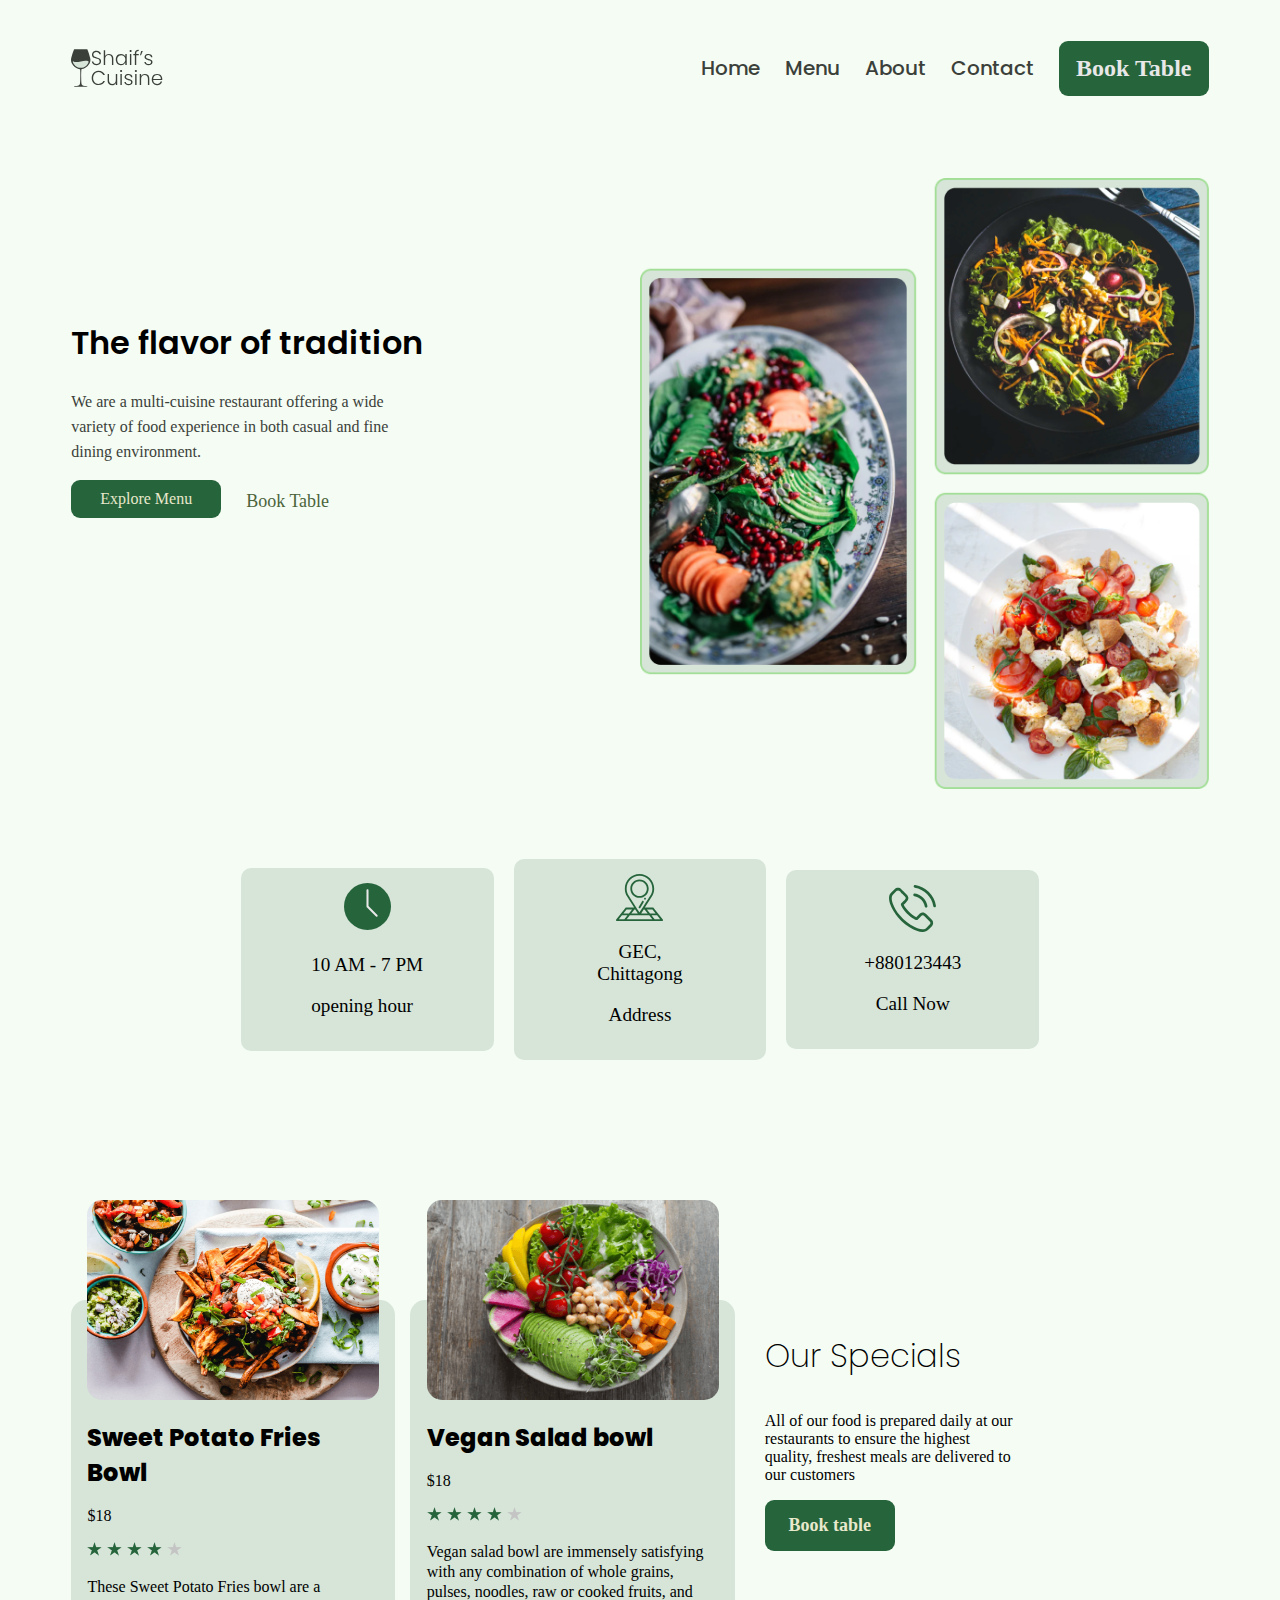
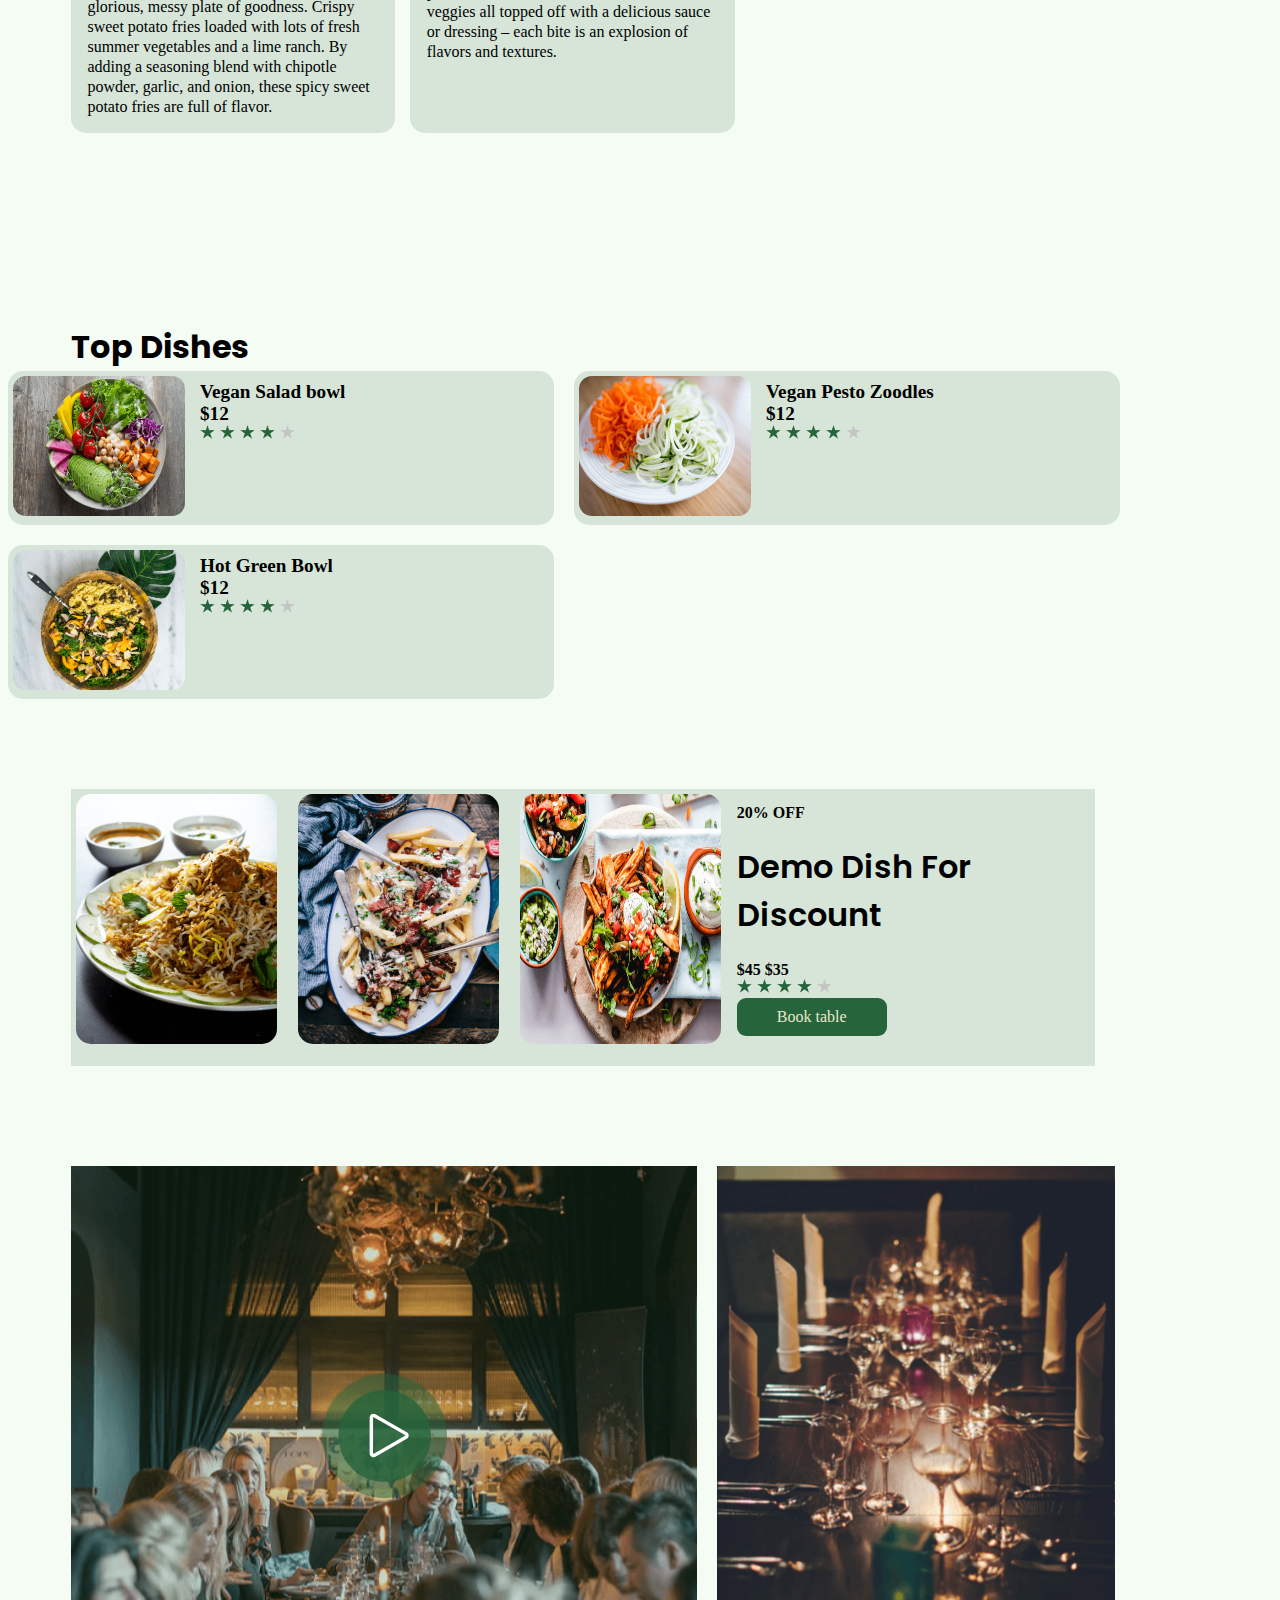
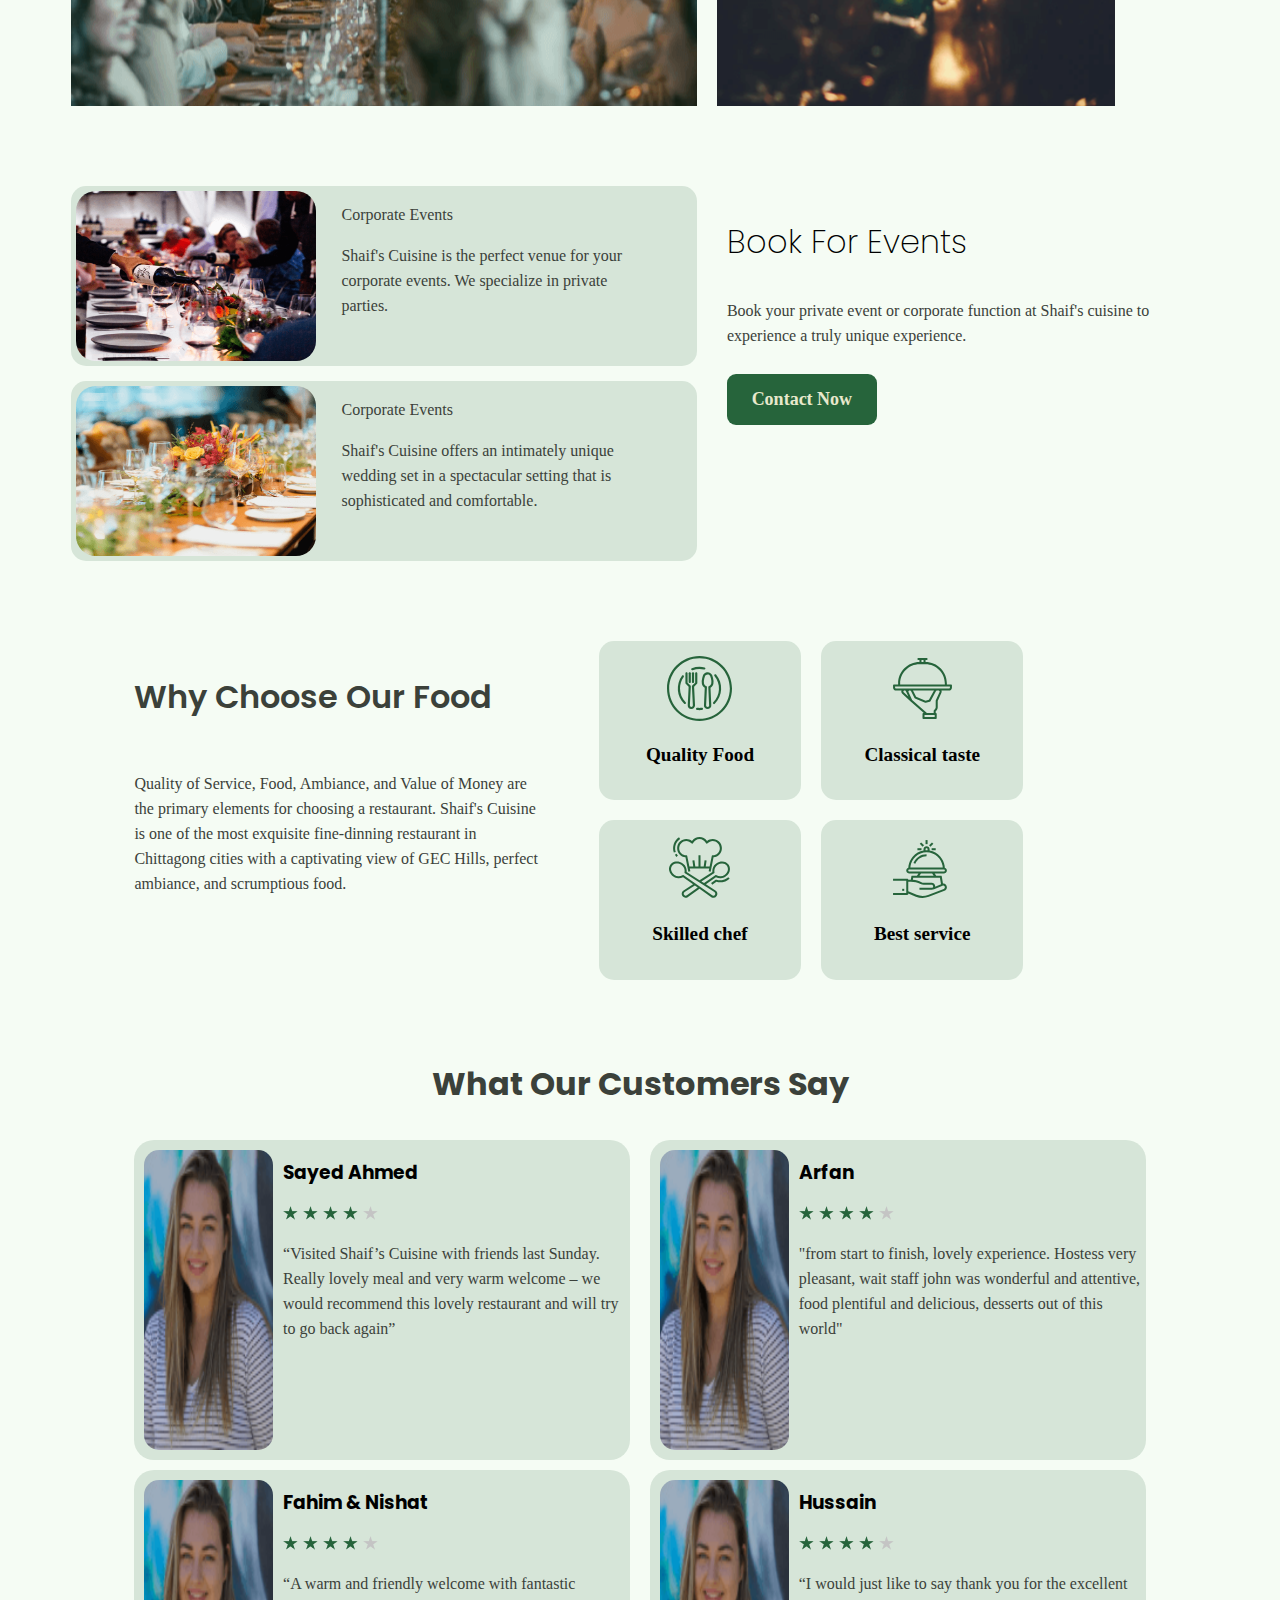
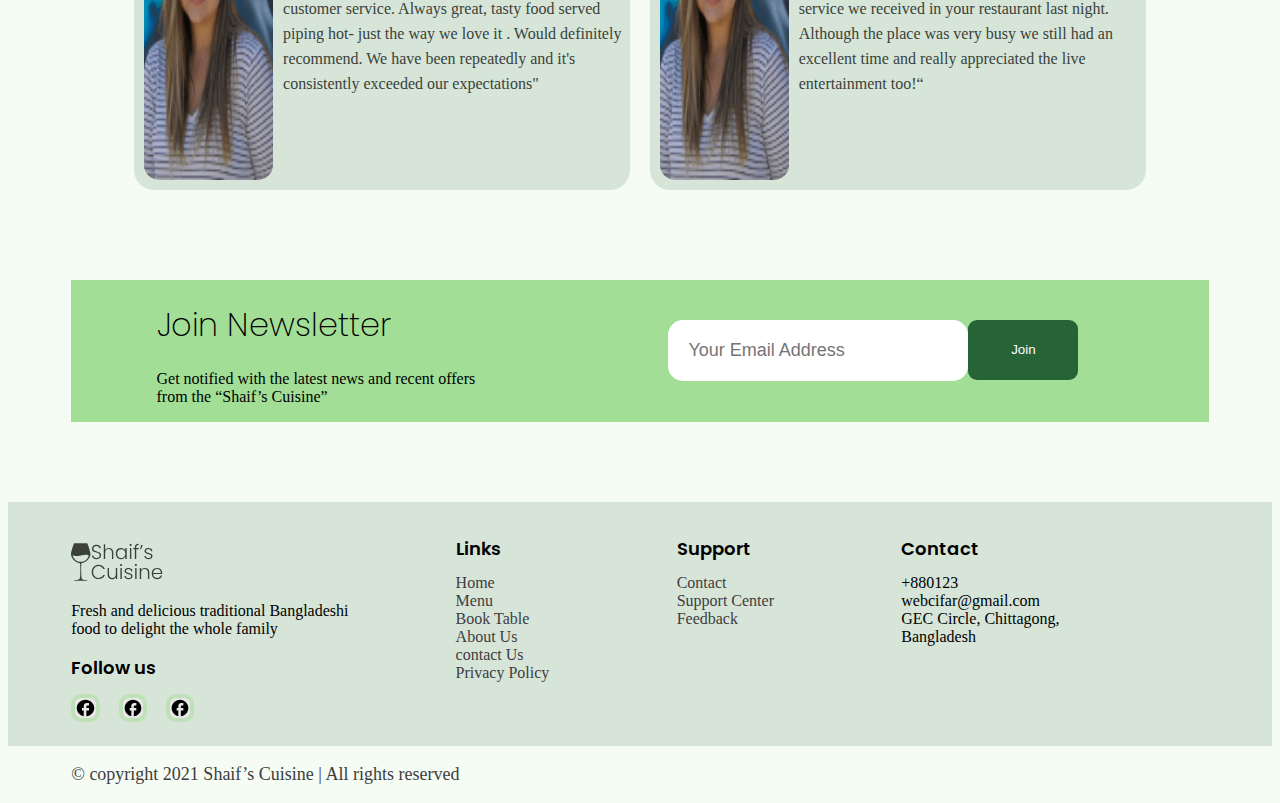
<file: rshaif's cuisine-project/index.html>
<!DOCTYPE html>
<html lang="en">
<head>
    <meta charset="UTF-8">
    <meta name="viewport" content="width=device-width, initial-scale=1.0">
    <title>Document</title>
    <link rel="preconnect" href="https://fonts.googleapis.com">
    <link rel="preconnect" href="https://fonts.gstatic.com" crossorigin>
    <link href="https://fonts.googleapis.com/css2?family=Poppins:ital,wght@0,100;0,200;0,300;0,400;0,500;0,600;0,700;0,800;0,900;1,100;1,200;1,300;1,400;1,500;1,600;1,700;1,800;1,900&display=swap" rel="stylesheet">
    <link rel="stylesheet" href="styles.css">
</head>
<body>
    <header>
        <nav class="flex nav-container">
            <div class="image-nav col-lg-">
                <img src="./cuisine-assest/logo.svg" alt="">
            </div>
            <div class="flex text-navs">
                <div class="flex other-navs">
                   <a href="index.html">Home</a>
                   <a href="menu.html">Menu</a>
                   <a href="About">About</a>
                   <a href="Contact">Contact</a>
                   <div class="nav-btn">
                    <button>Book Table</button>
                   </div>
                </div>
                <div class="Hamburger">
                <img src="./cuisine-assest/Hamburger Menu.svg" alt="">
                </div>
           </div>
            </div>
        </nav>
    </header>
        <main>
            <div class="flex main-container">
               <div class=" flavor col-sm-12 col-md-6 col-lg-5">
                  <div class="flavor-container col-sm-12">
                     <div class="flavor-info">
                            <h1 class="flex heading col-sm-12">The flavor of tradition</h1>
                            <p class="paragrapgh col-sm-8 col-md-12 col-lg-9">We are a multi-cuisine restaurant offering a wide variety of food experience in both casual
                             and fine dining environment.</p>
                      </div>

                        <div class="flex explore-btn">
                            <button class="col-sm-5">Explore Menu</button>
                            <a href="">Book Table</a>
                        </div>

                    </div>
                </div>

              <div class="flavor-img col-sm-12 col-md-6 col-lg-6">
                <div class="flex hero_image">
                    <img src="./cuisine-assest/heroImg.png" alt="">
                </div>
              </div>
            </div>
        </main>
        <section>
            <div class=" section-container">
              <div class="flex section-content">
                  <div class="time col-lg-3 col-md col-sm-4">
                    <div class="flex time-content">
                      <div><img src="./cuisine-assest/wall-clock-icon.svg" alt=""></div>
                        <div class=" font">
                            <p>10 AM - 7 PM</p>
                             <p class>opening hour</p>
                        </div>
                    </div>     
                  </div>

                  <div class="address col-lg-3 col-m col-sm-4">
                     <div class="flex add-content">
                        <img src="./cuisine-assest/address-icon.svg" alt="">
                        <div class="font">
                          <p><b class="flex add">GEC,</b> Chittagong
                          <p class="flex add-p">Address</p>
                        </div>
                      </div>  
                   </div>

                  <div class="call-now col-lg-3 col-md- col-sm-4">
                    <div class="flex call-content">
                      <img src="./cuisine-assest/phone-icon.svg" alt="">
                       <div class="font">
                        <p>+880123443</p>
                        <p class="flex add-p">Call Now</p>
                       </div>
                    </div>   
                  </div>
              </div>
            </div>
        </section>
        <div class="our-section">
             <div class="flex our-section-container">
               <div class="flex our-section-content col-lg-7 col-md-7 col-sm-12">
                 <div class="food-1">
                    <div class="flex special-img"><img src="./cuisine-assest/food-3.png" alt=""></div>
                    <div class=" bowl">
                       <div class="bowl-container ">
                         <h2 >Sweet Potato Fries Bowl</h2>
                         <p>$18</p>
                         <img src="./cuisine-assest/3star.png" alt="">
                         <p>These Sweet Potato Fries bowl are a glorious, messy plate of goodness. Crispy sweet potato fries loaded with lots of fresh summer vegetables and a lime ranch.
                           By adding a seasoning blend with chipotle powder, garlic, and onion, 
                          these spicy sweet potato fries are full of flavor.</p>
                       </div>
                        </div>
                 </div>
                 <div class="food-2">
                    <div class="flex special-img"><img src="./cuisine-assest/food-1.png" alt=""></div>
                    <div class="salad-bowl">
                      <div class="bowl-container">
                       <h2>Vegan Salad bowl</h2>
                       <p>$18</p>
                       <img src="./cuisine-assest/3star.png" alt="">
                       <p>Vegan salad bowl are immensely satisfying with any combination of whole grains, pulses, noodles, raw or cooked fruits,
                        and veggies all topped off with a delicious sauce or dressing – each bite is an explosion of flavors and textures.</p> 
                      </div>
                      </div>
                 </div>
               </div>


                <div class="specials col-lg-4 col-md-4 col-sm-12">
                  <h3 class="heading-style2">Our Specials</h3>
                  <p class="col-lg-8 col-md-8 col-sm-10">All of our food is prepared daily at our restaurants to ensure the highest quality,
                     freshest meals are delivered to our customers</p>
                     <div class="specials-btn"><button>Book table</button></div>
                </div>
             </div>
        </div>
        <div class="top-dishes">
          <h1>Top Dishes</h1>
          <div class="flex top-dishes_container">
             <div class="flex Vegan-Salad ">
              <div class="flex Vegan-Salad-cont col-lg- col-md-12 col-sm-5">
                <div class="food-image col-lg-4 col-sm-12"><img src="./cuisine-assest/food-1.png" alt=""></div>
                <div class="flex vegan-content">
                  <b>Vegan Salad bowl</b>
                  <b>$12</b>
                  <div><img src="./cuisine-assest/3star.png" alt=""></div>
                </div>
              </div>

              <div class="flex Vegan-Salad-cont col-lg- col-md-12 col-sm-5">
                <div class="food-image col-lg-4 col-sm-12"><img src="./cuisine-assest/food-2.png" alt=""></div>
                <div class="flex vegan-content">
                  <b>Vegan Pesto Zoodles</b>
                  <b>$12</b>
                  <div><img src="./cuisine-assest/3star.png" alt=""></div>
                </div>
              </div>

                <div class="flex Vegan-Salad-cont col-lg- col-md-12 col-sm-5">
                  <div class="food-image col-lg-4 col-md- col-sm-12"><img src="./cuisine-assest/food-7.png" alt=""></div>
                  <div class="flex vegan-content">
                    <b>Hot Green Bowl</b>
                    <b>$12</b>
                    <div><img src="./cuisine-assest/3star.png" alt=""></div>
                  </div>
                </div>
            </div>
          </div>
        </div>

        <div class="demo-dish">
          <div class="flex demo-general">
            <div class="demo-container">
            <div class="flex demo-food col-lg- col-md-12 col-sm-">
              <div class="flex demo-food-cont col-md-6 col-sm-12">
               <div class="demo-food1 col-md-12"><img src="./cuisine-assest/food-5.png" alt=""></div>
               <div class="demo-food2 col-md-12"><img src="./cuisine-assest/food-4.png" alt=""></div>
               <div class="demo-food3"><img src="./cuisine-assest/food-3.png" alt=""></div>
              </div>
              <div class=" discount col-md-4">
                  <b>20% OFF</b>
                  <h1 class="heading col-lg-11">Demo Dish For Discount</h1>
                
                <b>$45<b> $35</b></b>
                <div><img src="./cuisine-assest/3star.png" alt=""></div>
                <div class="demo-btn"><button>Book table</button></div>
              </div>
            </div>
            </div>
          </div>
        </div>
        <div class="media">
           <div class="flex media-cont">
              <div class="background-img"> 
                <div class="flex playicon"><img src="./cuisine-assest/playIcon.svg" alt=""></div>
              </div>
              <div class="media2"></div>
              
           </div>
        </div>

       <div class="events">
          <div class="flex general-event">
             <div class="flex event-main col-sm-12">
               <div class="Corporate">
                 <div class="flex Corporate-cont">
                   <div class="Corporate-image col-md-3"><img src="./cuisine-assest/event-corporate.png" alt=""></div>
                   <div class="Corporate-info">
                      <p class="paragrapgh">Corporate Events</p>
                      <p class="paragrapgh col-sm-12">Shaif's Cuisine is the perfect venue for your corporate events. We specialize in private parties.</p>
                   </div>
                 </div>
               </div>
               <div class="corporate">
                <div class="flex Corporate-cont">
                  <div class="Corporate-image col-md-3"><img src="./cuisine-assest/event-weedings.png" alt=""></div>
                  <div class="Corporate-info">
                     <p class="paragrapgh">Corporate Events</p>
                     <p class="paragrapgh col-sm-12">Shaif's Cuisine offers an intimately unique wedding 
                       set in a spectacular setting that is sophisticated and comfortable.</p>
                  </div>
               </div>
            </div>
          </div>
           <div class="book-event col-sm-12">
              <h3 class="heading-style2">Book For Events</h3>
              <p class="paragrapgh">Book your private event or corporate function at Shaif's cuisine
                 to experience a truly unique experience.
              </p>
               <div class="event-btn"><button>Contact Now</button></div>
            </div>
          </div>
        </div>
        <div class="why-us">
            <div class="flex our-food-general">
                <div class="our-food_main col-sm-12">
                    <h3 class="heading-style2">Why Choose Our Food</h3>
                    <p class="paragrapgh">Quality of Service, Food, Ambiance, and Value of Money are the primary elements for choosing a restaurant. 
                    Shaif's Cuisine is one of the most exquisite fine-dinning restaurant in Chittagong cities with a captivating 
                    view of GEC Hills, perfect ambiance, and scrumptious food.
                    </p>
                </div>

                <div class="flex our-food_aside col-sm-12">
                  <div class="our-food">
                      <div class="flex our-food_content">
                        <div><img src="./cuisine-assest/whyUs-icon1.svg" alt=""></div>
                        <div><p>Quality Food</p></div>
                      </div>
                  </div>
                  <div class="our-food">
                    <div class="flex our-food_content">
                      <div><img src="./cuisine-assest/whyUs-icon2.svg" alt=""></div>
                      <div><p>Classical taste</p></div>
                    </div>
                  </div>
                  <div class="our-food">
                    <div class="flex our-food_content">
                      <div><img src="./cuisine-assest/whyUs-icon3.svg" alt=""></div>
                      <div><p>Skilled chef</p></div>
                    </div>
                  </div>
                  <div class="our-food">
                    <div class="flex our-food_content">
                      <div><img src="./cuisine-assest/whyUs-icon4.svg" alt=""></div>
                      <div><p>Best service</p></div>
                    </div>
                  </div>
                </div>
            </div>
           
        </div>
        <div class="customers-say">
          <h3 class="flex customers-heading">What Our Customers Say</h3>
          <div class="flex customers-general">
              <div class="flex cont-details1 col-sm-12">
                <div class="testimonial_img"><img src="./cuisine-assest/testimonial_img1.png" alt=""></div>
                <div class="cont-details1-others">
                  <h3>Sayed Ahmed</h3>
                  <div><img src="./cuisine-assest/3star.png" alt=""></div>
                  <p class="paragrapgh">“Visited Shaif’s Cuisine with friends last Sunday. Really lovely meal and very warm
                     welcome – we would recommend this lovely restaurant and will try to go back again”
                    </p>
                </div>
              </div>


              <div class="flex cont-details1 col-sm-12">
                <div class="testimonial_img"><img src="./cuisine-assest/testimonial_img1.png" alt=""></div>
                 <div class="cont-details1-others">
                  <h3> Arfan </h3>
                  <div><img src="./cuisine-assest/3star.png" alt=""></div>
                  <p class="paragrapgh">"from start to finish, lovely experience. Hostess very pleasant, wait staff john was
                     wonderful and attentive, food plentiful and delicious, desserts out of this world"
                    </p>
                </div>
              </div>
              <div class="flex cont-details2 col-sm-12">
                <div class="testimonial_img"><img src="./cuisine-assest/testimonial_img1.png" alt=""></div>
                 <div class="cont-details1-others">
                  <h3>Fahim & Nishat </h3>
                  <div><img src="./cuisine-assest/3star.png" alt=""></div>
                   <p class="paragrapgh">“A warm and friendly welcome with fantastic customer service. Always great, tasty food
                     served piping hot- just the way we love it . Would definitely recommend. We have been 
                     repeatedly and it's consistently exceeded our expectations"
                    </p>
                </div>
              </div>
              <div class="flex cont-details2 col-sm-12"> 
                <div class="testimonial_img"><img src="./cuisine-assest/testimonial_img1.png" alt=""></div>
                <div class="cont-details1-others">
                  <h3>Hussain</h3>
                  <div><img src="./cuisine-assest/3star.png" alt=""></div>
                    <p class="paragrapgh">“I would just like to say thank you for the excellent service we received in your 
                      restaurant last night. Although the place was very busy we still had an excellent 
                      time and really appreciated the live entertainment too!“
                    </p>
                </div>
              </div>
          </div>
        </div>
        <div class="join ">
          <div class="join-general">
           <div class="flex join-cont">
             <div class="joint-main col-md-5 col-sm-11">
               <h1 class="heading-style2">Join Newsletter</h1>
               <p>Get notified with the latest news and recent offers from the “Shaif’s Cuisine”</p>
              </div>
             <div class="flex join-aside col-md-6 col-sm-11">
                <div class="placeholder col-sm-12 ">
                  <input type="email" id="email" placeholder="Your Email Address">
                    <button>Join</button>
                </div>
              </div>
          </div>
        </div>
        </div>
        <footer>
            <div class="flex footer-general">
                <div class="footer-cuisine ">
                    <div><img src="./cuisine-assest/logo.svg" alt=""></div>
                    <p>Fresh and delicious traditional Bangladeshi food to delight the whole family</p>
                    <h1>Follow us</h1>
                    <div class="flex socials">
                      <div class="facebook  col-lg-2  col-md-3  col-sm-3"><img src="./cuisine-assest/facebook.svg" alt=""></div>
                      <div class="instagram col-lg-2 col-md-3 col-sm-3"><img src="./cuisine-assest/facebook.svg" alt=""></div>
                      <div class="twitter   col-lg-2   col-md-3   col-sm-3"><img src="./cuisine-assest/facebook.svg" alt=""></div>
                    </div>
                </div>
                <div class="flex footer-others col-md-12 ">
                    <div class="links col-md-12 col-sm-12">
                       <div><h1>Links</h1></div>
                       <div><a href="">Home</a></div>
                       <div><a href="">Menu</a></div>
                       <div><a href="">Book Table</a></div>
                       <div><a href="">About Us</a></div>
                       <div><a href="">contact Us</a></div>
                       <div><a href="">Privacy Policy</a></div>
                   </div>
                      <div class="support col-md-12 col-sm-12">
                      <div> <h1>Support</h1></div>
                      <div> <a href="">Contact</a></div>
                      <div> <a href="">Support Center</a></div>
                      <div> <a href="">Feedback</a></div>
                   </div>
                  <div class="contact col-md-12 col-sm-12">
                    <h1>Contact</h1>
                    <div>+880123</div>
                    <div>webcifar@gmail.com</div>
                    <div class="contact-location col-lg-9 col-md-9 col-md-4">GEC Circle, Chittagong, Bangladesh</div>
                  </di>
            </div>
        </footer>
        <div class="end-point">
          <p>© copyright 2021 Shaif’s Cuisine | All rights reserved</p>
        </div>
</body>
</html>
</file>
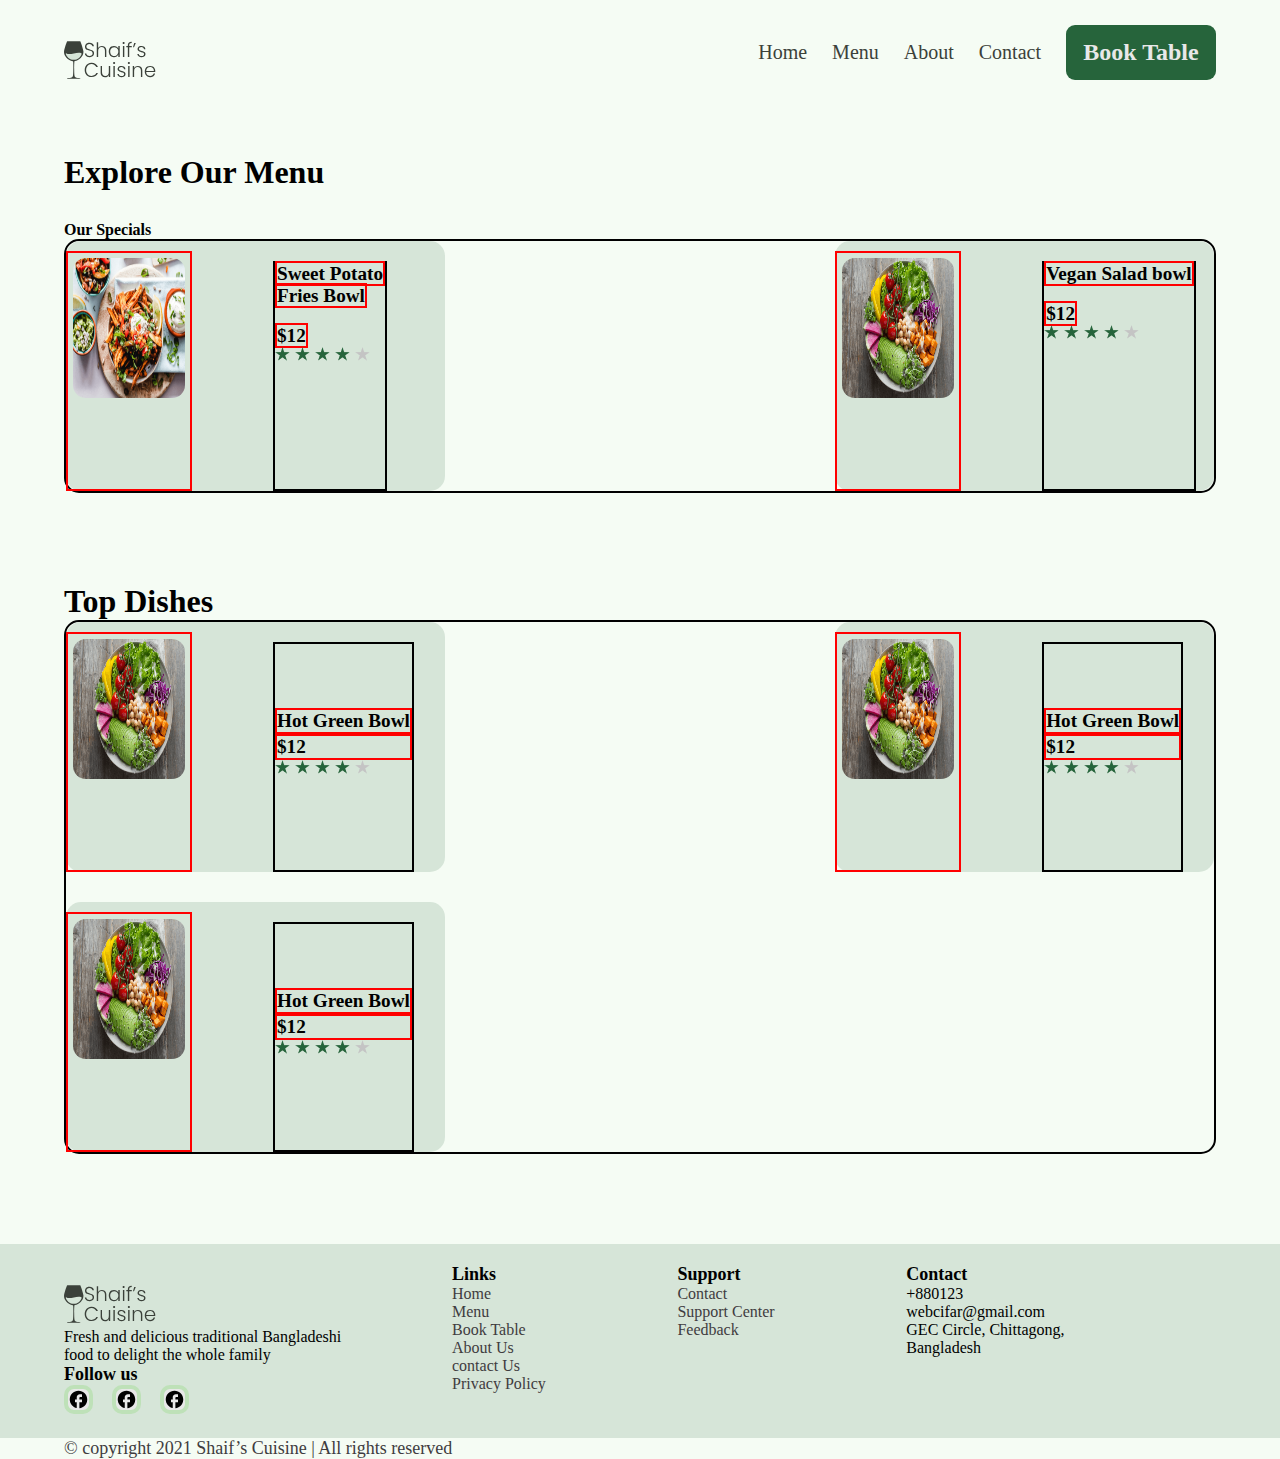
<file: rshaif's cuisine-project/menu.html>
<!DOCTYPE html>
<html lang="en">
<head>
    <meta charset="UTF-8">
    <meta name="viewport" content="width=device-width, initial-scale=1.0">
    <title>rshaif's cuisine menu</title>
    <link rel="stylesheet" href="menu.css">
</head>
<body>
    <header>
        <nav class="flex nav-container">
            <div class="image-nav col-lg-">
                <img src="../rshaif's cuisine-project/cuisine-assest/logo.svg" alt="">
            </div>
            <div class="flex text-navs">
                <div class="flex other-navs">
                   <div><a href="body">Home</a></div>
                   <div><a href="Menu">Menu</a></div>
                   <div><a href="About">About</a></div>
                   <div><a href="Contact">Contact</a></div>
                   <div class="nav-btn">
                    <button>Book Table</button>
                   </div>
                </div>
                <div class="flex Hamburger">
                <img src="../rshaif's cuisine-project/cuisine-assest/Hamburger Menu.svg" alt="">
                </div>
           </div>
            </div>
        </nav>
    </header>
    <div class="mYsection">
         <div class="heading"><h1>Explore Our Menu</h1></div>
         <div class="our-specails">
            <b>Our Specials</b>
            <div class="top-dishes">
                <div class="flex top-dishes_container">
                   <div class="flex Vegan-Salad col-lg-12 col-sm-12">
                    <div class="flex Vegan-Salad-cont col-lg- col-md-5 col-sm-12">
                      <div class="food-image col-lg-4 col-sm-4"><img src="../rshaif's cuisine-project/cuisine-assest/food-3.png" alt=""></div>
                    <div class="vegan-content col-md-8">
                       <b>Sweet Potato </b> <br>
                       <b>Fries Bowl</b> <br> <br> 
                        <b>$12</b>
                        <div><img src="../rshaif's cuisine-project/cuisine-assest/3star.png" alt=""></div>
                      </div>
                    </div>
                      <div class="flex Vegan-Salad-cont col-lg- col-md-6 col-sm-12">
                        <div class="food-image col-lg-4 col-sm-4"><img src="../rshaif's cuisine-project/cuisine-assest/food-1.png" alt=""></div>
                      <div class="vegan-content">
                         <b> Vegan Salad bowl</b> <br> <br>
                          <b>$12</b>
                          <div><img src="../rshaif's cuisine-project/cuisine-assest/3star.png" alt=""></div>
                        </div>
                      </div>
      
                      
                  </div>
                </div>
              </div>
         </div>
    </div>


    <div class="top-dishes">
      <h1>Top Dishes</h1>
      <div class="flex top-dishes_container">
         <div class="flex Vegan-Salad ">
          <div class="flex Vegan-Salad-cont col-lg- col-md-12 col-sm-5">
            <div class="food-image col-lg-4 col-sm-12"><img src="../rshaif's cuisine-project/cuisine-assest/food-1.png" alt=""></div>
            <div class="flex vegan-content">
              <b>Hot Green Bowl </b>
              <b>$12</b>
              <div><img src="../rshaif's cuisine-project/cuisine-assest/3star.png" alt=""></div>
            </div>
          </div>

          <div class="flex Vegan-Salad-cont col-lg- col-md-12 col-sm-5">
            <div class="food-image col-lg-4 col-sm-12"><img src="../rshaif's cuisine-project/cuisine-assest/food-1.png" alt=""></div>
            <div class="flex vegan-content">
              <b>Hot Green Bowl</b>
              <b>$12</b>
              <div><img src="../rshaif's cuisine-project/cuisine-assest/3star.png" alt=""></div>
            </div>
          </div>

            <div class="flex Vegan-Salad-cont col-lg- col-md-12 col-sm-5">
              <div class="food-image col-lg-4 col-md- col-sm-12"><img src="../rshaif's cuisine-project/cuisine-assest/food-1.png" alt=""></div>
              <div class="flex vegan-content">
                <b>Hot Green Bowl</b>
                <b>$12</b>
                <div><img src="../rshaif's cuisine-project/cuisine-assest/3star.png" alt=""></div>
              </div>
            </div>
        </div>
      </div>
    </div>







    <footer>
      <div class="flex footer-general">
          <div class="footer-cuisine ">
              <div><img src="../rshaif's cuisine-project/cuisine-assest/logo.svg" alt=""></div>
              <p>Fresh and delicious traditional Bangladeshi food to delight the whole family</p>
              <h1>Follow us</h1>
              <div class="flex socials">
                <div class="facebook  col-lg-2  col-md-3  col-sm-3"><img src="./cuisine-assest/facebook.svg" alt=""></div>
                <div class="instagram col-lg-2 col-md-3 col-sm-3"><img src="./cuisine-assest/facebook.svg" alt=""></div>
                <div class="twitter   col-lg-2   col-md-3   col-sm-3"><img src="./cuisine-assest/facebook.svg" alt=""></div>
              </div>
          </div>
          <div class="flex footer-others col-md-12 ">
              <div class="links col-md-12 col-sm-12">
                 <div><h1>Links</h1></div>
                 <div><a href="">Home</a></div>
                 <div><a href="">Menu</a></div>
                 <div><a href="">Book Table</a></div>
                 <div><a href="">About Us</a></div>
                 <div><a href="">contact Us</a></div>
                 <div><a href="">Privacy Policy</a></div>
             </div>
                <div class="support col-md-12 col-sm-12">
                <div> <h1>Support</h1></div>
                <div> <a href="">Contact</a></div>
                <div> <a href="">Support Center</a></div>
                <div> <a href="">Feedback</a></div>
             </div>
            <div class="contact col-md-12 col-sm-12">
              <h1>Contact</h1>
              <div>+880123</div>
              <div>webcifar@gmail.com</div>
              <div class="contact-location col-lg-9 col-md-9 col-md-4">GEC Circle, Chittagong, Bangladesh</div>
            </di>
      </div>
  </footer>
  <div class="end-point">
    <p>© copyright 2021 Shaif’s Cuisine | All rights reserved</p>
  </div>
</body>
</html>
</file>
<file: rshaif's cuisine-project/styles.css>
*{
    padding: 0;
    margin: o;
    box-sizing: border-box;
}
body{
    background-color: #F5FCF4;
    /* border: 2px solid red; */
    /* height: 500px; */
}
header{
    width: 100%;
    margin-bottom: 70px;
    /* border: 2px solid red; */
}
.flex{
    display: flex;
    flex-wrap: wrap;
}
.nav-container{
    margin: 0 auto;
    font-family: Poppins;
    width: 90%;
    height: 100px;
    /* border: 2px solid red; */
    justify-content: space-between;
    /* flex-wrap: nowrap; */
}
.image-nav{
    width: 20%;
    /* border: 2px solid black; */
}
.image-nav img{
    margin-top: 40px;
}
.text-navs{
    /* border: 2px solid pink; */
}
.other-navs{
    /* border: 2px solid orange; */
    width: 100%;
    gap: 25px;
    align-items: center;
    justify-content: end;
    margin-top: 20px;
    flex-wrap: nowrap;
}
    .other-navs a{
    font-family: Poppins;
    color: #3B413A;
    font-weight: 500;
    font-size: 20px;
    text-decoration: none;
    width: 60%;
    margin: 0 auto;
}
 .nav-btn button{
   background-color:  #26643B;
  color:  #E8E8E8;
  font-family: Poppins;
  padding: 14px;
  border-radius: 9px;
  width: 150px;
  font-family: Raleway;
  font-weight: 900;
  font-size: x-large;
  border-style: none;
  /* margin-top: 13px; */
}
.Hamburger{
    /* border: 2px solid red; */
    display: none;
}
.Hamburger img{
    margin-top: 40px;
}




/* main styling */

main {
    width: 100%;
    margin-bottom: 70px;
    /* border: 2px solid red; */
}
.main-container{
    margin: 0 auto;
    width: 90%;
    /* border: 2px solid black; */
    font-family: Ralewa;
    justify-content: space-between;
}
.flavor{
    /* border: 2px solid red; */
    justify-content: center;
    width: 100%;
    
}
.flavor-container{
    /* border: 2px solid black; */
}
.heading{
    /* border: 2px solid yellow; */
    font-family: Poppins;
    font-weight: 600;
}
.paragrapgh{
    /* border: 2px solid yellow; */
    font-family: Ralewa;
    font-weight: 400;
    color: #3B413A;
    font-size: medium;
    line-height: 25px;
    /* width: 50%; */
}
.main-container_btns{
    flex-wrap: nowrap;
     gap: 50px;
     /* border: 2px solid blue; */
}
.explore-btn{
    gap: 25px;
    flex-wrap: nowrap;
    /* border: 2px solid red; */
}
.explore-btn button{
    background-color:  #26643B;
    color:  #E8E8CC;
    font-family: Poppins;
    padding: 10px;
    border-radius: 9px;
    width: 150px;
    font-family: Raleway;
    font-weight: 500;
    font-size: medium;
    border-style: none;
    /* border: 2px solid red; */
}
/* .flavor-info{
    border: 2px solid yellow;
    
} */
.flavor-link{
    margin-top: 10px;
    width: 45%;
    /* border: 2px solid red; */
}
.explore-btn a{
    text-decoration: none;
    color: #4C643B;
    font-weight: 500;
    font-size: large;
    margin-top: 11px;
    /* border: 2px solid red; */
}
.hero_image{
    /* border: 2px solid green; */
    justify-content: center;
}
.hero_image img{
    /* border: 2px solid red; */
    width: 100%;
}


/* section stylying */
section{
    width: 100%;
    /* border: 2px solid red; */
    margin-top: 40px;
    margin-bottom: 240px;
}
.section-container{
    /* border: 2px solid red; */
    width: 80%;
    margin: 0 auto;
}

.time, .address, .call-now{
    /* border: 2px solid black; */
    border-radius: 10px;
    background-color: #D6E5D8;
    border-style: none;
    width: 31%;
}
.time-content, .add-content, .call-content{
    flex-direction: column;
    align-items: center;
    padding: 15px 0;
    /* border: 2px solid red; */
}
.section-content{
    justify-content: center;
    align-items: center;
    gap: 20px;
    /* border: 2px solid green; */
}
.font{
    font-size: larger;
    justify-content: center;
    /* flex-wrap: nowrap; */
}
.add-p{
    justify-content: center;
    flex-wrap: wrap;
}
.add{
    justify-content: center;
    /* border: 2px solid red; */
    font-weight: 200;
   }




   /* our special styling */
 .our-section{
     width: 100%;
     /* border: 2px solid red; */
     margin-bottom: 190px;
 }
 .our-section-container{
    width: 90%;
    /* border: 2px solid green; */
    margin: 0 auto;
    gap: 30px;
 }
 .our-section-content{
    /* border: 2px solid yellow; */
    flex-wrap: nowrap;
    position: relative;
    gap: 15px;
 }
 .special-img{
    /* border: 2px solid green; */
    justify-content: center;
    align-items: center;
 }
 .special-img img{
    width: 44%;
    height: 200px;
    /* border: 2px solid black; */
    border-radius: 15px;
    border-style: none;
    position: absolute;
 }
 .bowl{
    background-color: #D6E5D8;
    /* border: 2px solid red; */
    border-radius: 15px;
    border-style: none;
    height: 100%;
  
 }
 .salad-bowl{
    background-color: #D6E5D8;
    /* border: 2px solid red; */
    border-radius: 15px;
    border-style: none;
    height: 100%;
 }
 .bowl h2, .salad-bowl h2{
    padding-top: 120px;
    font-weight: 800;
    font-family: Poppins;
    font-size: x-large;
    /* border: 2px solid blue; */
    margin: 0 auto;

 }
 .bowl p, .salad-bowl p{
    line-height: 20px;
    font-family: Ralewa;
 }
 .bowl-container{
    /* border: 2px solid black; */
    margin: 0 auto;
    width: 90%;

 }
 .food-1, .food-2{
    /* border: 2px solid blue; */
    width: 50%;
 }
 .specials{
    /* border: 2px solid red; */
    width: 30%;
 }
 .heading-style2{
    font-size: xx-large;
    font-family: Poppins;
    font-weight: 200;
 }
 .specials{
    font-family: ralewa;
 }
 .specials-btn button{
    background-color:  #26643B;
    color:  #E8E8CC;
    font-family: Poppins;
    padding: 15px;
    border-radius: 9px;
    width: 130px;
    font-family: Raleway;
    font-weight: 600;
    font-size: large;
    border-style: none;
 }



 /* top dishes styling */
 .top-dishes{
    /* border: 2px solid black; */
    width: 100%;
    margin-bottom: 90px;
 }
 .top-dishes h1, .top-dishes_container h1{
    width: 90%;
    margin: 0 auto;
    font-family: Poppins;
 }
 
 .Vegan-Salad{
    /* border: 2px solid black;  */
    border-radius: 15px;
    border-style: none;
    width: 90%;
    gap: 20px;
 }
 .Vegan-Salad-cont{
    /* border: 2px solid green; */
    background-color: #D6E5D8;
    width: 48%;
    border-radius: 15px;
    border-style: none;
    gap: 10px;
 }
 .food-image{
    width: 40%;

 }
 .food-image img{
    width: 100%;
    /* border: 2px solid red; */
    border-radius: 18px;
    border-style: none;
    padding: 5px;
    height: 150px;
 }
 .vegan-content{
    flex-direction: column;
    justify-content: center;
    /* border: 2px solid black; */
    padding-bottom: 28px;
 }
 .vegan-content b{
    font-size: larger;
    /* border: 2px solid red; */
    font-family: Ralewa;
 }



/* demo dishes styling */

 .demo-dish{
    /* border: 2px solid red; */
    width: 100%;
    margin-bottom: 100px;
 }
 .demo-general{
    width: 90%;
    margin: 0 auto;
    /* border: 2px solid green; */
 }
 .demo-container{
    width: 90%;
    /* border: 2px solid red; */
    background-color: #D6E5D8;
 }
 .demo-food-cont{
    /* border: 2px solid green; */
    flex-wrap: nowrap;
    width: 65%;

 }
 .demo-food1, .demo-food2{
    width: 80%;
    padding: 5px;
 }

 .demo-food1 img, .demo-food2 img{
    width: 95%;
    /* border: 2px solid red; */
    height: 250px;
    border-radius: 15px;
    border-style: none;
 }
 
 .demo-food3 img{
    width: 95%;
    /* border: 2px solid black; */
    height: 250px;
    border-radius: 15px;
    border-style: none;
 }
 .demo-btn button{
    background-color:  #26643B;
    color:  #E8E8CC;
    font-family: Poppins;
    padding: 10px;
    border-radius: 9px;
    width: 150px;
    font-family: Raleway;
    font-weight: 500;
    font-size: medium;
    border-style: none;
    margin-bottom: 10px;
 }



 /* media styling */
 .media{
    width: 100%;
    /* border: 2px solid red; */
    margin-bottom: 80px;
 }
 .media-cont{
    width: 90%;
    height: 540px;
    /* border: 2px solid red; */
    margin: 0 auto;
    gap: 20px;
    flex-wrap: nowrap;
    position: sticky;
 }
 .background-img{
    width: 55%;
    height: 100%;
    background-repeat: no-repeat;
    background-image: url(./cuisine-assest/eventsMedia1.png);
    /* background-image: url(./cuisine-assest/playIcon.svg); */
    background-position: center;
    position: relative;
 }
 .media2{
    width: 35%;
    background-image: url(./cuisine-assest/eventsMedia2.png);
    height: 100%;  
    background-position: center;
 }



/* event styling */

 .events{
    width: 100%;
    /* border: 2px solid black; */
    margin-top: 20px;
    margin-bottom: 80px;
 }
 .general-event{
    width: 90%;
    /* border: 2px solid black; */
    margin: 0 auto;
    gap: 30px;
 }
 .event-main{
    width: 55%;
    /* border: 2px solid yellow; */
    gap: 15px;
 }
 .Corporate{
    /* border: 2px solid yellow; */
    /* width: 80%; */
 }

 .Corporate-cont{
    /* border: 2px solid green; */
    background-color: #D6E5D8;
    border-radius: 15px;
    border-style: none;
    flex-wrap: nowrap;
    height: 180px;
    gap: 20px;
 }
 .Corporate-image{
    border-radius: 20px;
    border-radius: 20px;
    border: 2px solid red;
    border-style: none;
    width: 40%;
    padding: 5px;
    height: 180px;
 }
 .Corporate-image img{
    border-radius: 20px;
    width: 100%;
    height: 100%;
 }
 .Corporate-info{
    width: 50%;
    /* border: 2px solid red; */
    height: 100%;
 }
 .book-event{
    width:40% ;
    /* border: 2px solid red; */
 }
 .event-btn button{
    background-color:  #26643B;
    color:  #E8E8CC;
    font-family: Poppins;
    padding: 15px;
    margin-top: 10px;
    border-radius: 9px;
    width: 150px;
    font-family: Raleway;
    font-weight: 600;
    font-size: large;
    border-style: none;
 }

/* WHY-US STYLING */


 .why-us{
    width: 100%;
    margin-bottom: 80px;
    /* border: 2px solid red; */
 }
 .our-food-general{
    width: 80%;
    /* border: 2px solid black; */
    margin: 0 auto;
    gap: 60px;
 }
 .our-food_main{
    /* border:2px solid red; */
    width: 40%;
 }
 .our-food_main h3{
    font-weight: 600;
    font-family: Poppins;
    color: #3B413A;
    margin-bottom: 50PX;
 }
 .our-food_aside{
    /* border:2px solid red; */
    width: 50%;
    gap: 20px;
 }
 .our-food{
    /* border: 2px solid black; */
    width: 40%;
 }
 .our-food_content{
    flex-direction: column;
    justify-content: center;
    align-items: center;
    background-color: #D6E5D8;
    border-radius: 15px;
    border-style: none;
    /* border: 2px solid yellow; */
    padding: 15px;
 }
 .our-food_content p{
    font-family: Ralewa;
    font-weight: bold;
    font-size: larger;
    justify-content: center;
    align-items:center ;
 }



/* CUSTOMERS-SAY STYLING */

 .customers-say{
    width: 100%;
    /* border: 2px solid red; */
    margin-bottom: 80px;
 }
 .customers-general{
    width: 80%;
    /* border: 2px solid black; */
    margin: 0 auto;
    gap: 2%;
 }
 .customers-heading{
     /* border: 2px solid red; */
    justify-content: center;
    font-family: Poppins;
     font-weight: bolder;
     font-size: xx-large;
     font: bolder;
     font-smooth:inherit ;
     color: #3B413A;

 }
 .customers-cont{
    /* border: 2px solid red; */
    /* height: 100px; */
 }
 .cont-details1, .cont-details2{
    /* border: 2px solid black; */
    width: 49%;
    margin-bottom: 10px;
    height: 320px;
    flex-wrap: nowrap;
    background-color: #D6E5D8;
    border-radius: 20px;
    border-style: none;
 }
 .testimonial_img{
    width: 30%;
    padding: 10px;
 }
 .testimonial_img img{
    width: 100%;
    /* border: 2px solid red; */
    height: 100%;
    border-radius: 15px;
    border-style:none ;
 }
 .cont-details1-others{
     height: 100%;
    width: 70%;
    /* border: 2px solid black; */
 }
 .cont-details1 h3, .cont-details2 h3{
  font-family: Poppins;
 }
 

 /* JOIN STYLING */
 .join{
    width: 100%;
    /* border: 2px solid red; */
    margin-bottom: 80px;
 }
 .join-general{
    width: 90%;
    margin: 0 auto;
    /* border: 2px solid black; */
    background-color: #A2DE96;
 }
 .join-cont{
    /* border: 2px solid red; */
    justify-content:space-around;
 }
 .joint-main{
    /* border: 2px solid red; */
    width: 30%;
 }
 .join-aside{
    /* border: 2px solid blue; */
    margin-top: 40px;
    width: 40%;
 }
 .placeholder button{
    background-color: #266438;
    width: 110px;
    /* border: 2px solid black; */
    height: 60px;
    border-radius: 9px;
    color: white;
    border-style: none;
    position: absolute;
    margin-right: 60px;
 }

 /* FOOTER STYLING */
 footer{
    width: 100%;
    /* border: 2px solid red; */
    /* height: 100px; */
    background-color: #D6E5D8;
 }
 .footer-general{
    width: 90%;
    /* border: 2px solid red; */
    margin: 0 auto;
    /* height: 100px; */
    gap: 100px;
    background-color: #D6E5D8;
 }
 .footer-general h1{
    font-weight: 600;
    font-size: large;
    font-family: Poppins;
 }
 .footer-cuisine{
    /* border: 2px solid blue; */
    margin-top: 40px;
    width: 25%;
 }
 .footer-others{
    /* gap: 40px; */
    justify-content: space-between;
    /* border: 2px solid black; */
    width: 60%;
    margin-top: 20px;
 }

 .facebook img, .instagram img, .twitter img{
    border: 4px solid #BEE1B8;
    width: 60%;
    border-radius: 10px;
    background-color: #E8E8E8;
    margin-bottom: 20px;
 }
 .footer-others a{
    text-decoration: none;
    color: #3F3C40;
 }
 .end-point{
    width: 90%;
    margin: 0 auto;
 }
 .end-point p{
    font-family: ralewa;
    font-size: large;
    font-weight: 100;
    color: #3F3C40;
 }


/* large devices */
@media(min-width:992px){
   .flavor{
    margin-top: 120px;
   }
   .vegan-content{
    padding-bottom: 70px;
   }
   .demo-food3{
    width: 80%;
    padding: 5px;
 }
 .discount{
    margin-top: 5px;
    width: 30%;
    padding-top: 10px;
    padding-bottom: 20px;
 }
 .playicon{
    width: 100%;
    align-items: center;
    justify-content: center;
    /* margin-top: 150px; */
    height: 100%;
 }
 .playicon img{
    /* border: 2px solid green; */
    width: 20%;
 }
 .placeholder input[type="email"]{
    width: 300px;
    padding: 20px;
    font-size: large;
    position: relative;
    border-style: none;
    border-radius: 15px ;
}
 
  
   


    .col-lg-1{
        width: 8.33%;
   }
   .col-lg-2{
    width: 16.66%;
    }
    .col-lg-3{
        width: 25%;
    }
    .col-lg-4{
        width: 33.33%;
    }
    .col-lg-5{
        width: 41.66%;
    }
    .col-lg-6{
        width: 50%;
    }
    .col-lg-7{
        width: 58.33%;
    }
    .col-lg-8{
        width: 66.66%;
    }
    .col-lg-9{
        width: 75%;
    }
    .col-lg-10{
        width: 83.33%;
    }
    .col-lg-11{
        width: 91.66%;
    }
    .col-lg-12{
        width: 100%;
    }
}
/* Tablet Devices - Small and Medium */
/* Medium Devices */
@media(min-width:768px) and (max-width:991px){
    .flavor{
        margin-top: 90px;  
    }
    .flavor-container{
         width: 100%;
         margin-bottom: 50px;
    }

    .flavor-img{
        margin-top: 50px;
    }
    .hero_image img{
        width: 100%;
        height: 400px;
    }
    .salad-bowl{
        /* height: 460px; */
        padding-bottom: 18px;
       }
    
     .food-image{
        /* width: 40%; */
     }
     .vegan-content{
        padding-bottom: 70px;
    }
    .demo-food3 img{
        display: none;
    }
    .discount{
        margin-top: 30px;
        width: 30%;
        /* margin-bottom: 80px; */
     }
     .playicon{
        width: 100%;
        align-items: center;
        justify-content: center;
        height: 100%;
     }
     .playicon img{
        /* border: 2px solid green; */
        width: 25%;
     }
     .our-food_content p{
        /* margin: 0 auto; */
        margin-left: 30px;
     }
   
     .placeholder input[type="email"]{
        width: 200px;
        padding: 20px;
        font-size: large;
        position: relative;
        border-style: none;
        border-radius: 15px ;
    }
    



    .col-md-1{
        width: 8.33%;
   }

   .col-md-2{
    width: 16.66%;
    }
    .col-md-3{
        width: 25%;
    }
    .col-md-4{
        width: 33.33%;
    }
    .col-md-5{
        width: 41.66%;
    }
    .col-md-6{
        width: 50%;
    }
    .col-md-7{
        width: 58.33%;
    }
    .col-md-8{
        width: 66.66%;
    }
    .col-md-9{
        width: 75%;
    }
    .col-md-10{
        width: 83.33%;
    }
    .col-md-11{
        width: 91.66%;
    }
    .col-md-12{
        width: 100%;
    }
}
/* Small Devices */
@media(max-width:767px){
   
 
    .other-navs{
        display: none;
    }
    .Hamburger{
        display:block;
    }
    .flavor-img {
        order: 1;
    }
    .flavor{
        order: 2;
        margin-top: 10px;
        /* width: 50%; */
    }
    .flavor-container{
        width: 50%;
   }
   .hero_image{
    margin-bottom: 20px;
   }
    .hero_image img{
        width: 80%;
    }
    .flavor-info{
        margin-bottom: 20px;
    }
    .heading{
        font-weight: 900;
        font-size: medium;
        /* border: 2px solid green; */
        justify-content: center;
    }

    .paragrapgh{
        margin: 0 auto;
    }
 
    .explore-btn{
        justify-content: center;
    }
    .explore-btn button{
        margin-top: 8px;
        background-color:  #26643B;
        color:  #E8E8CC;
        padding: 5px;
        border-radius: 9px;
        width: 120px;
        font-family: Raleway;
        font-weight: 300;
        font-size: medium;
        border-style: none;
        /* border: 2px solid red; */
        flex-wrap: nowrap;
    }
   .font{
    font-size: small;
   }
   .time, .address, .call-now{
    /* border: 2px solid black; */
    padding: 2px;
    height: 160px;
   }
   .add{
    justify-content: center;
   }
  
   .bowl h2, .salad-bowl h2{
    padding-top: 90px;
    font-size: large;
    font-weight: 900;
    margin-top: 40px;
    font-family: Poppins;
   }
   .demo-food3 img{
    display: none;
}
.playicon{
    width: 100%;
    /* border: 2px solid red; */
    align-items: center;
    justify-content: center;
    height: 100%;
 }
.playicon img{
    /* border: 2px solid green; */
    width: 40%;
 }

 .placeholder input[type="email"]{
    width: 200px;
    padding: 20px;
    font-size: large;
    position: relative;
    border-style: none;
    border-radius: 15px ;
 }
 .joint-main{
    justify-content: space-around;
 }
 .facebook img, .instagram img, .twitter img{
    border: 4px solid #BEE1B8;
    width: 100%;
 }

 




 




    .col-sm-1{
        width: 8.33%;
   }
   .col-sm-2{
    width: 16.66%;
    }
    .col-sm-3{
        width: 25%;
    }
    .col-sm-4{
        width: 33.33%;
    }
    .col-sm-5{
        width: 41.66%;
    }
    .col-sm-6{
        width: 50%;
    }
    .col-sm-7{
        width: 58.33%;
    }
    .col-sm-8{
        width: 66.66%;
    }
    .col-sm-9{
        width: 75%;
    }
    .col-sm-10{
        width: 83.33%;
    }
    .col-sm-11{
        width: 91.66%;
    }
    .col-sm-12{
        width: 100%;
    }
}
</file>
<file: rshaif's cuisine-project/menu.css>
*{
    padding: 0;
    margin: 0;
    box-sizing: border-box;
}
body{
    background-color: #F5FCF4;
}
header{
    width: 100%;
    margin-bottom: 70px;
    /* border: 2px solid red; */
}
.flex{
    display: flex;
    flex-wrap: wrap;
}
.nav-container{
    margin: 0 auto;
    font-family: Poppins;
    width: 90%;
    /* border: 2px solid red; */
    justify-content: space-between;
}
.image-nav{
    width: 20%;
    /* border: 2px solid black; */
}
.image-nav img{
    margin-top: 40px;
    /* border: 2px solid red; */
}
.text-navs{
    /* border: 2px solid pink; */
}
.other-navs{
    /* border: 2px solid orange; */
    width: 100%;
    gap: 25px;
    align-items: center;
    justify-content: end;
    margin-top: 20px;
    flex-wrap: nowrap;
}
    .other-navs a{
    font-family: Poppins;
    color: #3B413A;
    font-weight: 500;
    font-size: 20px;
    text-decoration: none;
    width: 60%;
    margin: 0 auto;
}
 .nav-btn button{
   background-color:  #26643B;
  color:  #E8E8E8;
  font-family: Poppins;
  padding: 14px;
  border-radius: 9px;
  width: 150px;
  font-family: Raleway;
  font-weight: 900;
  font-size: x-large;
  border-style: none;
  /* margin-top: 13px; */
}



/* mYsection styling */
.mYsection{
    /* border: 2px solid red; */
    width: 90%;
    margin: 0 auto;
    margin-bottom: 80px;
}
.heading, .our-specails b{
    margin-bottom: 30px;
    /* border: 2px solid red; */
}
.our-specails{
    /* border: 2px solid black; */
}

 .top-dishes h1, .top-dishes_container h1{
    width: 90%;
    margin: 0 auto;
    font-family: Poppins;
 }
 
 .Vegan-Salad{
    /* border: 2px solid black;  */
    border-radius: 15px;
    border-style: none;
    gap: 30px;
    justify-content: space-between;
    
    margin-top: 20px;
 }
 .Vegan-Salad-cont{
    /* border: 2px solid green; */
    background-color: #D6E5D8;
    height: 250px;
    border-radius: 15px;
    /* border-style: none; */
    flex-wrap: nowrap;
    gap: 5px;
    width: 48%;
 }
 .food-image{
    /* width: 200%;  */
    margin-top: 10px;
 }
 .food-image img{
    width: 140%;
    /* border: 2px solid red; */
    border-radius: 18px;
    /* border-style: none;  */
    padding: 5px;
    height: 150px;
 }
 .vegan-content{
    justify-content: center;
    /* border: 2px solid black; */
    /* padding-bottom: 2px; */
    margin-left: 20%;
    margin-top: 20px;
 }
 .vegan-content b{
    font-size: larger;
    /* border: 2px solid red; */
    font-family: Ralewa;
    /* width: 50%; */
 }

  /* top dishes styling */
  .top-dishes{
    /* border: 2px solid black; */
    width: 100%;
    margin-bottom: 90px;
 }
 .top-dishes h1, .top-dishes_container h1{
    width: 90%;
    margin: 0 auto;
    font-family: Poppins;
 }
 
 .Vegan-Salad{
    border: 2px solid black; 
    border-radius: 15px;
    /* border-style: none; */
    width: 90%;
    /* gap: 20px; */
    margin: 0 auto;
 }
 .Vegan-Salad-cont{
    border: 2px solid green;
    background-color: #D6E5D8;
    width: 33%;
    border-radius: 15px;
    border-style: none;
    /* gap: 10px; */
 }
 .food-image{
    width: 40%;
    border: 2px solid red;

 }
 .food-image img{
    width: 100%;
    /* border: 2px solid red; */
    border-radius: 18px;
    border-style: none;
    padding: 5px;
    height: 150px;
 }
 .vegan-content{
    flex-direction: column;
    justify-content: center;
    border: 2px solid black;
    padding-bottom: 28px;
 }
 .vegan-content b{
    font-size: larger;
    border: 2px solid red;
    font-family: Ralewa;
 }



/* FOOTER STYLING */
footer{
    width: 100%;
    /* border: 2px solid red; */
    /* height: 100px; */
    background-color: #D6E5D8;
 }
 .footer-general{
    width: 90%;
    /* border: 2px solid red; */
    margin: 0 auto;
    /* height: 100px; */
    gap: 100px;
    background-color: #D6E5D8;
 }
 .footer-general h1{
    font-weight: 600;
    font-size: large;
    font-family: Poppins;
 }
 .footer-cuisine{
    /* border: 2px solid blue; */
    margin-top: 40px;
    width: 25%;
 }
 .footer-others{
    /* gap: 40px; */
    justify-content: space-between;
    /* border: 2px solid black; */
    width: 60%;
    margin-top: 20px;
 }

 .facebook img, .instagram img, .twitter img{
    border: 4px solid #BEE1B8;
    width: 60%;
    border-radius: 10px;
    background-color: #E8E8E8;
    margin-bottom: 20px;
 }
 .footer-others a{
    text-decoration: none;
    color: #3F3C40;
 }
 .end-point{
    width: 90%;
    margin: 0 auto;
 }
 .end-point p{
    font-family: ralewa;
    font-size: large;
    font-weight: 100;
    color: #3F3C40;
 }



/* Desktop Devices Large, Xlarge, XXLarge */
/* Large */
@media(min-width:992px){
    .Hamburger{
        /* border: 2px solid red; */
        display: none;
    }
    .Hamburger img{
        margin-top: 40px;
    }


    .col-lg-1{
        width: 8.33%;
   }
   .col-lg-2{
    width: 16.66%;
    }
    .col-lg-3{
        width: 25%;
    }
    .col-lg-4{
        width: 33.33%;
    }
    .col-lg-5{
        width: 41.66%;
    }
    .col-lg-6{
        width: 50%;
    }
    .col-lg-7{
        width: 58.33%;
    }
    .col-lg-8{
        width: 66.66%;
    }
    .col-lg-9{
        width: 75%;
    }
    .col-lg-10{
        width: 83.33%;
    }
    .col-lg-11{
        width: 91.66%;
    }
    .col-lg-12{
        width: 100%;
    }
}
/* Tablet Devices - Small and Medium */
/* Medium Devices */
@media(min-width:768px) and (max-width:991px){
    .Hamburger{
        /* border: 2px solid red; */
        display: none;
    }
    .Hamburger img{
        margin-top: 40px;
    }



    .col-md-1{
        width: 8.33%;
   }
   .col-md-2{
    width: 16.66%;
    }
    .col-md-3{
        width: 25%;
    }
    .col-md-4{
        width: 33.33%;
    }
    .col-md-5{
        width: 41.66%;
    }
    .col-md-6{
        width: 50%;
    }
    .col-md-7{
        width: 58.33%;
    }
    .col-md-8{
        width: 66.66%;
    }
    .col-md-9{
        width: 75%;
    }
    .col-md-10{
        width: 83.33%;
    }
    .col-md-11{
        width: 91.66%;
    }
    .col-md-12{
        width: 100%;
    }
}
/* Small Devices */
@media(max-width:767px){

    .Hamburger{
        /* border: 2px solid red; */
        display: block;
        justify-content: center;
        align-items: center;
        margin-top: 45px;
    }
    .other-navs{
        display: none;
        margin-top: 50p;
    }
    .facebook img, .instagram img, .twitter img{
        border: 4px solid #BEE1B8;
        width: 100%;
     }



    .col-sm-1{
        width: 8.33%;
   }
   .col-sm-2{
    width: 16.66%;
    }
    .col-sm-3{
        width: 25%;
    }
    .col-sm-4{
        width: 33.33%;
    }
    .col-sm-5{
        width: 41.66%;
    }
    .col-sm-6{
        width: 50%;
    }
    .col-sm-7{
        width: 58.33%;
    }
    .col-sm-8{
        width: 66.66%;
    }
    .col-sm-9{
        width: 75%;
    }
    .col-sm-10{
        width: 83.33%;
    }
    .col-sm-11{
        width: 91.66%;
    }
    .col-sm-12{
        width: 100%;
    }
}
</file>
